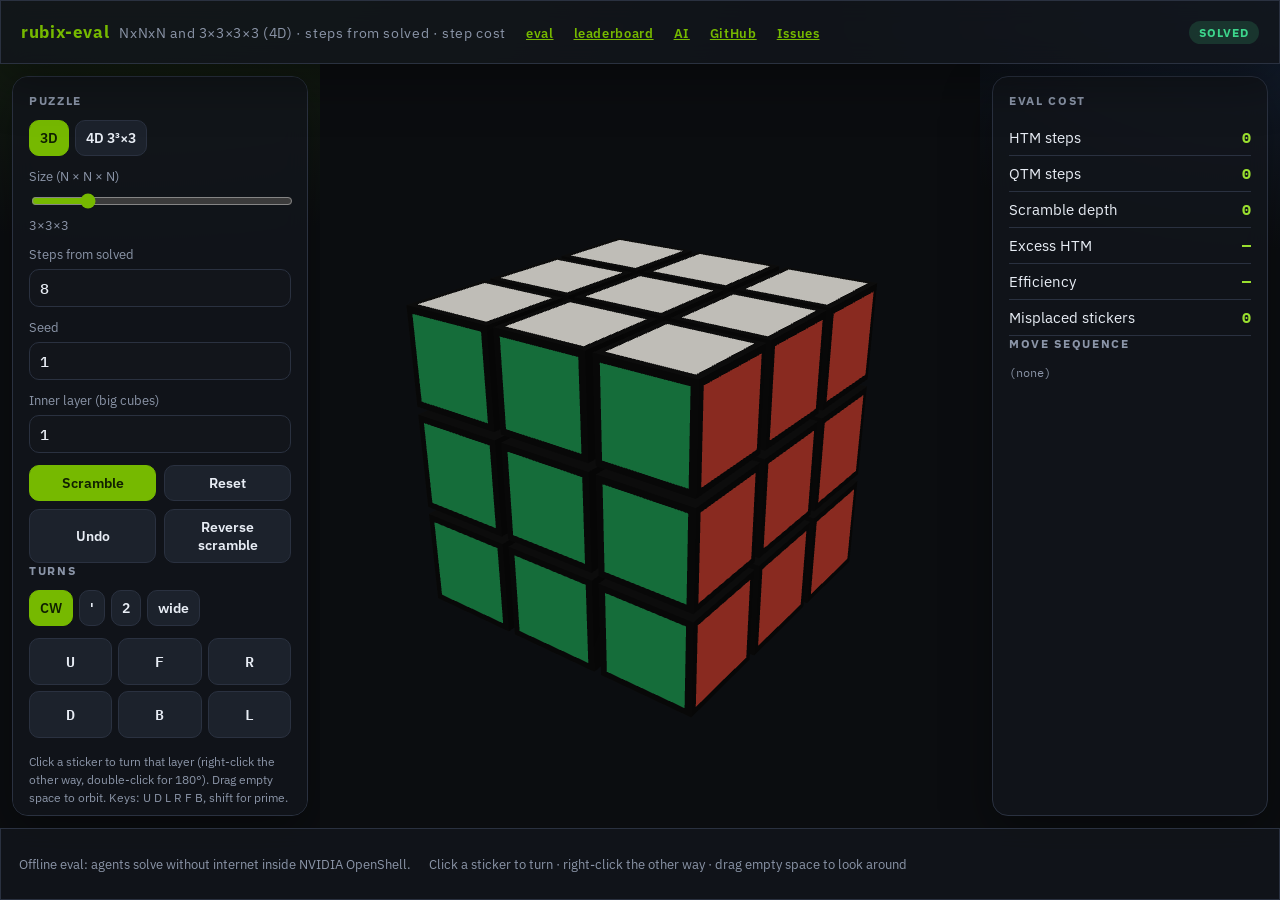
<file: web/index.html>
<!DOCTYPE html>
<html lang="en">
  <head>
    <meta charset="utf-8" />
    <meta name="viewport" content="width=device-width, initial-scale=1" />
    <title>rubix-eval — interactive NxNxN cube</title>
    <link rel="icon" href="/favicon.svg" type="image/svg+xml" />
    <link rel="icon" href="/favicon.ico" sizes="32x32" />
    <link rel="preconnect" href="https://fonts.googleapis.com" />
    <link rel="preconnect" href="https://fonts.gstatic.com" crossorigin />
    <link href="https://fonts.googleapis.com/css2?family=IBM+Plex+Mono:wght@400;500&family=IBM+Plex+Sans:wght@400;500;600&display=swap" rel="stylesheet" />
    <link rel="stylesheet" href="./css/app.css" />
    <script type="importmap">
      { "imports": { "three": "./vendor/three.module.js" } }
    </script>
  </head>
  <body>
    <div class="app">
      <header class="topbar">
        <div class="brand">
          <b>rubix-eval</b>
          <span>NxNxN and 3×3×3×3 (4D) · steps from solved · step cost</span>
          <a href="/eval">eval</a>
          <a href="/leaderboard">leaderboard</a>
          <a href="/ai">AI</a>
          <a href="https://github.com/007vasy/rubix-eval">GitHub</a>
          <a href="https://github.com/007vasy/rubix-eval/issues">Issues</a>
        </div>
        <div id="badge" class="badge solved">solved</div>
      </header>

      <aside class="sidebar">
        <h2>Puzzle</h2>
        <div class="mods" style="margin-bottom: 12px">
          <button id="mode3d" aria-pressed="true">3D</button>
          <button id="mode4d" aria-pressed="false">4D 3³×3</button>
        </div>
        <label id="sizeRow">
          Size (N × N × N)
          <input id="size" type="range" min="2" max="7" value="3" />
          <span id="sizeLabel">3×3×3</span>
        </label>
        <label>
          Steps from solved
          <input id="depth" type="number" min="0" max="200" value="8" />
        </label>
        <label>
          Seed
          <input id="seed" type="number" min="0" value="1" />
        </label>
        <label id="layerRow">
          Inner layer (big cubes)
          <input id="layer" type="number" min="1" max="6" value="1" />
        </label>
        <div class="row">
          <button class="primary" id="scramble">Scramble</button>
          <button id="reset">Reset</button>
        </div>
        <div class="row" style="margin-top: 8px">
          <button id="undo">Undo</button>
          <button id="solve">Reverse scramble</button>
        </div>

        <h2>Turns</h2>
        <div class="mods">
          <button id="modCw" aria-pressed="true">CW</button>
          <button id="modPrime" aria-pressed="false">'</button>
          <button id="mod2" aria-pressed="false">2</button>
          <button id="modWide" aria-pressed="false">wide</button>
        </div>
        <div class="pad" id="pad3d">
          <button data-face="U">U</button>
          <button data-face="F">F</button>
          <button data-face="R">R</button>
          <button data-face="D">D</button>
          <button data-face="B">B</button>
          <button data-face="L">L</button>
        </div>
        <div id="pad4d" hidden>
          <label>
            Twist cell
            <select id="hyperCell">
              <option>R</option><option>L</option><option>U</option><option>D</option>
              <option>F</option><option>B</option><option>I</option><option>O</option>
            </select>
          </label>
          <div class="pad" id="hyperAxes"></div>
        </div>
        <p class="hint" id="hint3d">Click a sticker to turn that layer (right-click the other way, double-click for 180°). Drag empty space to orbit. Keys: U D L R F B, shift for prime.</p>
        <p class="hint" id="hint4d" hidden>Eight cells of a tesseract. Click a sticker face to twist that cell 90°. Right-click the other way, double-click for 180°. Drag empty space to look around. I = inside, O = outside.</p>
      </aside>

      <main class="stage">
        <canvas id="view"></canvas>
      </main>

      <aside class="stats">
        <h2>Eval cost</h2>
        <div class="metric">HTM steps <b id="htm">0</b></div>
        <div class="metric">QTM steps <b id="qtm">0</b></div>
        <div class="metric">Scramble depth <b id="scrambleDepth">0</b></div>
        <div class="metric">Excess HTM <b id="excess">0</b></div>
        <div class="metric">Efficiency <b id="eff">—</b></div>
        <div class="metric">Misplaced stickers <b id="misplaced">0</b></div>
        <h2>Move sequence</h2>
        <div class="history" id="history">(none)</div>
      </aside>

      <footer class="statusbar">
        <span>Offline eval: agents solve without internet inside NVIDIA OpenShell.</span>
        <span>Click a sticker to turn · right-click the other way · drag empty space to look around</span>
      </footer>
    </div>
    <script type="module" src="./js/main.js"></script>
  </body>
</html>
</file>
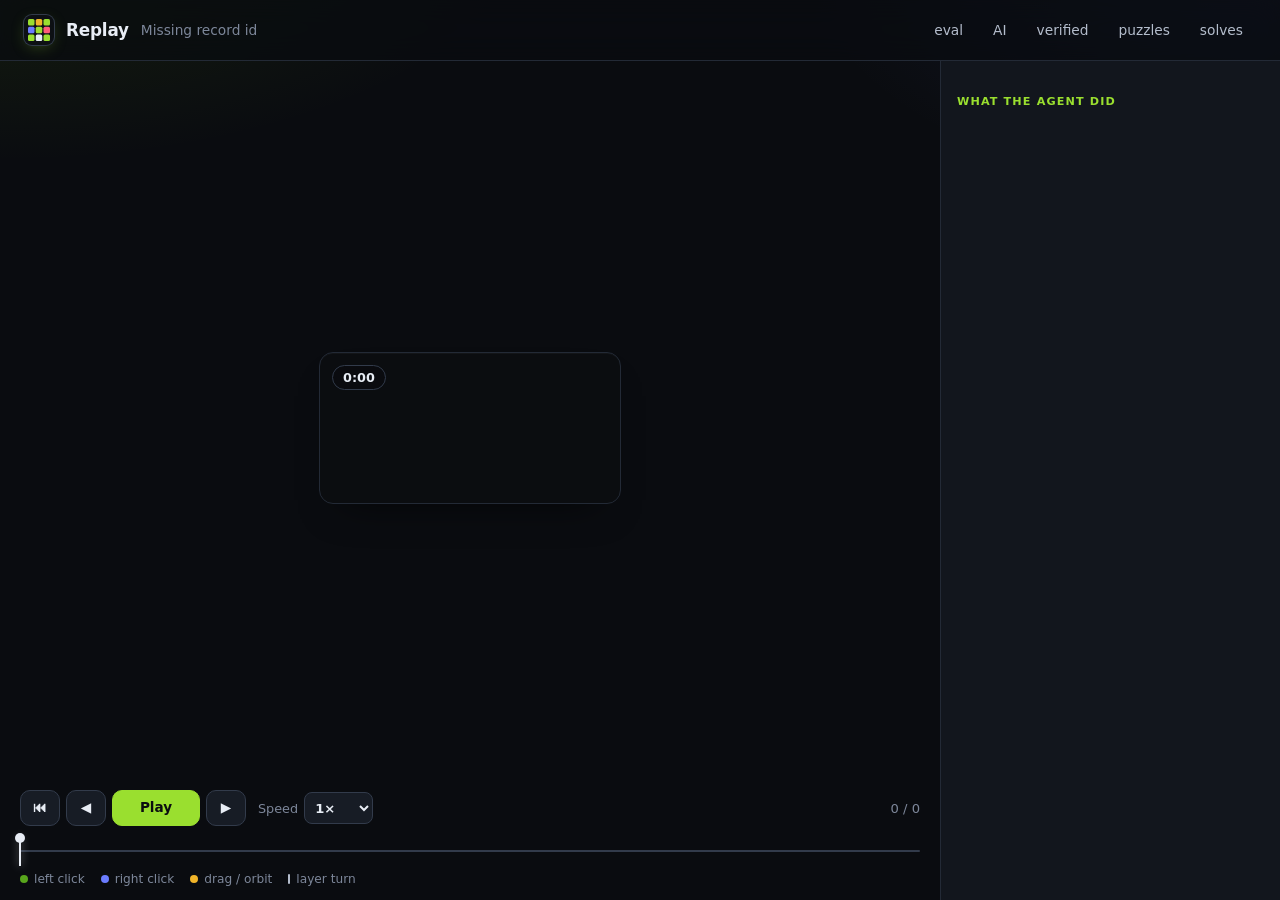
<file: web/replay.html>
<!DOCTYPE html>
<html lang="en">
  <head>
    <meta charset="utf-8" />
    <meta name="viewport" content="width=device-width, initial-scale=1" />
    <title>rubix-eval — replay</title>
    <link rel="icon" href="/favicon.svg" type="image/svg+xml" />
    <link rel="icon" href="/favicon.ico" sizes="32x32" />
    <link rel="stylesheet" href="./css/solves.css" />
    <link rel="stylesheet" href="./css/replay.css" />
    <script type="importmap">
      { "imports": { "three": "./vendor/three.module.js" } }
    </script>
  </head>
  <body class="replay">
    <header>
      <div>
        <b>Replay</b>
        <span id="title">Loading…</span>
      </div>
      <nav>
        <a href="/eval">eval</a>
        <a href="/ai">AI</a>
        <a href="/verified">verified</a>
        <a href="/leaderboard">puzzles</a>
        <a href="/solves">solves</a>
      </nav>
    </header>
    <div class="replay-app">
      <section class="theater">
        <div class="stage-wrap" id="stage-wrap">
          <div class="stage" id="stage">
            <canvas id="view"></canvas>
            <svg class="overlay" id="overlay" aria-hidden="true"></svg>
            <div class="hud">
              <span class="chip" id="clock">0:00</span>
              <span class="chip think" id="think" hidden></span>
            </div>
            <div class="action" id="action" hidden></div>
          </div>
          <p id="nodraw" hidden>This puzzle is not drawn in the viewer. Step through the recorded moves on the right.</p>
        </div>
        <div class="controls">
          <div class="transport">
            <button type="button" id="reset" title="Back to the scramble (Home)">⏮</button>
            <button type="button" id="prev" title="Previous step (←)">◀</button>
            <button type="button" id="play" class="play" title="Play / pause (Space)">Play</button>
            <button type="button" id="next" title="Next step (→)">▶</button>
            <label class="speed">Speed
              <select id="speed">
                <option value="0.5">0.5×</option>
                <option value="1" selected>1×</option>
                <option value="2">2×</option>
                <option value="4">4×</option>
              </select>
            </label>
            <span class="progress" id="progress">0 / 0</span>
          </div>
          <div class="timeline" id="timeline" role="slider" tabindex="0" aria-label="Replay position">
            <div class="tl-track"></div>
            <div class="tl-marks" id="tl-marks"></div>
            <div class="tl-head" id="tl-head"></div>
          </div>
          <div class="tl-legend">
            <span><i class="dot left"></i>left click</span>
            <span><i class="dot right"></i>right click</span>
            <span><i class="dot drag"></i>drag / orbit</span>
            <span><i class="tick"></i>layer turn</span>
            <span class="tl-span" id="tl-span"></span>
          </div>
          <p class="notice" id="notice" hidden></p>
        </div>
      </section>
      <aside id="panel">
        <div class="stats" id="stats"></div>
        <h3>What the agent did</h3>
        <ol id="events"></ol>
      </aside>
    </div>
    <script type="module" src="./js/replay.js"></script>
  </body>
</html>
</file>
<file: web/css/app.css>
:root {
  --bg: #0b0d10;
  --bg-2: #12151b;
  --panel: rgba(18, 21, 27, 0.86);
  --line: #2a3140;
  --text: #e8edf5;
  --muted: #8b95a8;
  --accent: #76b900;
  --accent-2: #9adf2f;
  --danger: #ff5c7a;
  --ok: #3dd68c;
  --shadow: 0 18px 50px rgba(0, 0, 0, 0.35);
  --mono: "IBM Plex Mono", "ui-monospace", monospace;
  --sans: "IBM Plex Sans", "Segoe UI", sans-serif;
}

* { box-sizing: border-box; }
[hidden] { display: none !important; }
html, body { height: 100%; margin: 0; }
body {
  font-family: var(--sans);
  background:
    radial-gradient(1200px 600px at 10% -10%, #1a2a12 0%, transparent 55%),
    radial-gradient(900px 500px at 100% 0%, #142033 0%, transparent 50%),
    var(--bg);
  color: var(--text);
  overflow: hidden;
}

.app {
  display: grid;
  grid-template-columns: 320px 1fr 300px;
  grid-template-rows: 64px 1fr 72px;
  height: 100%;
}

.topbar, .sidebar, .stats, .statusbar {
  background: var(--panel);
  border: 1px solid var(--line);
  backdrop-filter: blur(12px);
}

.topbar {
  grid-column: 1 / -1;
  display: flex;
  align-items: center;
  gap: 18px;
  padding: 0 20px;
  box-shadow: var(--shadow);
  z-index: 2;
}

.brand {
  display: flex;
  align-items: baseline;
  gap: 10px;
  font-weight: 600;
  letter-spacing: 0.04em;
}
.brand b { color: var(--accent); font-size: 1.05rem; }
.brand span { color: var(--muted); font-size: 0.85rem; font-weight: 400; }
.brand a { color: var(--accent); margin-left: 10px; font-size: 0.82rem; }

.stage {
  position: relative;
  min-width: 0;
  min-height: 0;
}
#view {
  width: 100%;
  height: 100%;
  display: block;
  cursor: grab;
}
#view:active { cursor: grabbing; }

.sidebar, .stats {
  margin: 12px;
  border-radius: 16px;
  padding: 16px;
  overflow: auto;
  box-shadow: var(--shadow);
}

h2 {
  margin: 0 0 12px;
  font-size: 0.74rem;
  text-transform: uppercase;
  letter-spacing: 0.14em;
  color: var(--muted);
}

label {
  display: flex;
  flex-direction: column;
  gap: 6px;
  font-size: 0.8rem;
  color: var(--muted);
  margin-bottom: 12px;
}

input[type="number"], select, input[type="text"] {
  background: var(--bg-2);
  color: var(--text);
  border: 1px solid var(--line);
  border-radius: 10px;
  padding: 8px 10px;
  font: 500 0.95rem var(--mono);
}

input[type="range"] { width: 100%; accent-color: var(--accent); }

.row { display: flex; gap: 8px; }
.row > * { flex: 1; }

button {
  background: #1c222c;
  color: var(--text);
  border: 1px solid var(--line);
  border-radius: 10px;
  padding: 8px 10px;
  font: 600 0.85rem var(--sans);
  cursor: pointer;
}
button:hover { border-color: var(--accent); color: var(--accent-2); }
button.primary { background: var(--accent); color: #102000; border-color: var(--accent); }
button.primary:hover { filter: brightness(1.08); color: #102000; }
button.ghost { background: transparent; }

.pad {
  display: grid;
  grid-template-columns: repeat(3, 1fr);
  gap: 6px;
  margin: 10px 0 14px;
}
.pad button { font-family: var(--mono); font-size: 0.95rem; padding: 10px 0; }

.mods { display: flex; gap: 6px; margin-bottom: 12px; }
.mods button[aria-pressed="true"] {
  background: var(--accent);
  color: #102000;
  border-color: var(--accent);
}

.history {
  font-family: var(--mono);
  font-size: 0.78rem;
  line-height: 1.45;
  color: var(--muted);
  min-height: 4.5em;
  white-space: pre-wrap;
  word-break: break-word;
}

.metric {
  display: flex;
  justify-content: space-between;
  padding: 8px 0;
  border-bottom: 1px solid var(--line);
  font-size: 0.92rem;
}
.metric b { font-family: var(--mono); color: var(--accent-2); }
.metric .warn { color: var(--danger); }
.metric .ok { color: var(--ok); }

.badge {
  margin-left: auto;
  padding: 4px 10px;
  border-radius: 999px;
  font-size: 0.75rem;
  font-weight: 700;
  letter-spacing: 0.08em;
  text-transform: uppercase;
}
.badge.solved { background: rgba(61, 214, 140, 0.16); color: var(--ok); }
.badge.scrambled { background: rgba(255, 92, 122, 0.12); color: var(--danger); }

.hint { color: var(--muted); font-size: 0.78rem; line-height: 1.45; }

.statusbar {
  grid-column: 1 / -1;
  display: flex;
  align-items: center;
  gap: 18px;
  padding: 0 18px;
  font-size: 0.82rem;
  color: var(--muted);
}
.statusbar kbd {
  font-family: var(--mono);
  background: #1c222c;
  border: 1px solid var(--line);
  border-radius: 6px;
  padding: 1px 6px;
  color: var(--text);
}

@media (max-width: 960px) {
  .app {
    grid-template-columns: 1fr;
    grid-template-rows: 56px 1fr auto auto 64px;
  }
  .sidebar, .stats { margin: 8px; max-height: 240px; }
}
</file>
<file: web/css/solves.css>
/* Shared look for the secondary pages (leaderboard, AI, verified, solves). */
:root {
  color-scheme: dark;
  --bg: #0a0c10;
  --surface: #12161d;
  --surface-2: #171c25;
  --line: #232a36;
  --line-strong: #323b4b;
  --grid: #1e2530;
  --text: #e8edf5;
  --text-2: #b4bdcc;
  --muted: #7d879a;
  --accent: #76b900;
  --accent-2: #9adf2f;
  --ok: #3dd68c;
  --danger: #ff5c7a;
  /* Chart series — validated for CVD separation on --surface. */
  --series-alg: #58a51c;
  --series-ai: #6b7cff;
  --series-human: #f0b429;
  --radius: 14px;
  --shadow: 0 1px 0 rgba(255, 255, 255, 0.03) inset, 0 20px 40px -24px rgba(0, 0, 0, 0.7);
  --sans: "Inter", "IBM Plex Sans", "Segoe UI", system-ui, sans-serif;
  --mono: "IBM Plex Mono", ui-monospace, "SFMono-Regular", monospace;
}

* { box-sizing: border-box; }
[hidden] { display: none !important; }

html, body {
  margin: 0;
  min-height: 100%;
  background: var(--bg);
  color: var(--text);
  font-family: var(--sans);
  -webkit-font-smoothing: antialiased;
}
body {
  display: flex;
  flex-direction: column;
  min-height: 100vh;
  background:
    radial-gradient(900px 420px at 0% -10%, rgba(118, 185, 0, 0.13), transparent 60%),
    radial-gradient(800px 420px at 100% -5%, rgba(107, 124, 255, 0.12), transparent 60%),
    var(--bg);
  background-attachment: fixed;
}

header {
  position: sticky;
  top: 0;
  z-index: 10;
  display: flex;
  justify-content: space-between;
  align-items: center;
  flex-wrap: wrap;
  gap: 12px;
  padding: 14px 24px;
  border-bottom: 1px solid var(--line);
  background: rgba(10, 12, 16, 0.78);
  backdrop-filter: blur(14px) saturate(140%);
}
header > div {
  display: flex;
  align-items: center;
  flex-wrap: wrap;
  gap: 4px 12px;
  min-width: 0;
}
/* Brand mark: a tiny 3×3 face, drawn once in CSS so every page gets it. */
header > div::before {
  content: "";
  flex: none;
  width: 30px;
  height: 30px;
  border-radius: 8px;
  background:
    url("data:image/svg+xml,%3Csvg xmlns='http://www.w3.org/2000/svg' viewBox='0 0 30 30'%3E%3Cg%3E%3Crect x='4' y='4' width='6.5' height='6.5' rx='1.5' fill='%239adf2f'/%3E%3Crect x='11.75' y='4' width='6.5' height='6.5' rx='1.5' fill='%23f0b429'/%3E%3Crect x='19.5' y='4' width='6.5' height='6.5' rx='1.5' fill='%239adf2f'/%3E%3Crect x='4' y='11.75' width='6.5' height='6.5' rx='1.5' fill='%236b7cff'/%3E%3Crect x='11.75' y='11.75' width='6.5' height='6.5' rx='1.5' fill='%239adf2f'/%3E%3Crect x='19.5' y='11.75' width='6.5' height='6.5' rx='1.5' fill='%23ff5c7a'/%3E%3Crect x='4' y='19.5' width='6.5' height='6.5' rx='1.5' fill='%239adf2f'/%3E%3Crect x='11.75' y='19.5' width='6.5' height='6.5' rx='1.5' fill='%23e8edf5'/%3E%3Crect x='19.5' y='19.5' width='6.5' height='6.5' rx='1.5' fill='%239adf2f'/%3E%3C/g%3E%3C/svg%3E")
      center / 100% no-repeat,
    #0d1014;
  box-shadow: 0 0 0 1px var(--line-strong), 0 4px 16px -4px rgba(154, 223, 47, 0.35);
}
header b {
  color: var(--text);
  font-size: 1.05rem;
  font-weight: 700;
  letter-spacing: -0.01em;
}
header span { color: var(--muted); font-size: 0.86rem; }
header nav { display: flex; flex-wrap: wrap; gap: 4px; }
header a, header nav a {
  color: var(--text-2);
  text-decoration: none;
  border: 1px solid transparent;
  padding: 7px 12px;
  border-radius: 999px;
  font-size: 0.86rem;
  font-weight: 500;
  transition: background 0.15s, color 0.15s, border-color 0.15s;
}
header nav a:hover {
  color: var(--text);
  background: rgba(255, 255, 255, 0.05);
  border-color: var(--line);
}
header nav a[aria-current="page"] {
  color: #0b0d10;
  background: var(--accent-2);
  border-color: var(--accent-2);
  font-weight: 700;
}

main {
  flex: 1;
  width: 100%;
  max-width: 1240px;
  margin: 0 auto;
  padding: 28px 24px 56px;
}
main > p { color: var(--text-2); line-height: 1.6; max-width: 80ch; }
main a { color: var(--accent-2); text-decoration-color: rgba(154, 223, 47, 0.4); text-underline-offset: 3px; }
#empty {
  color: var(--muted);
  padding: 28px;
  border: 1px dashed var(--line-strong);
  border-radius: var(--radius);
  text-align: center;
}

table {
  width: 100%;
  border-collapse: collapse;
  font-size: 0.9rem;
  font-variant-numeric: tabular-nums;
}
th, td {
  text-align: left;
  padding: 10px 10px;
  border-bottom: 1px solid var(--line);
}
tbody tr { transition: background 0.12s; }
tbody tr:hover td { background: rgba(255, 255, 255, 0.025); }
tbody tr:last-child td { border-bottom: 0; }
th {
  color: var(--muted);
  font-weight: 600;
  letter-spacing: 0.06em;
  font-size: 0.7rem;
  text-transform: uppercase;
  border-bottom-color: var(--line-strong);
}
button.row {
  background: transparent;
  color: var(--accent-2);
  border: 1px solid var(--line);
  border-radius: 999px;
  padding: 3px 10px;
  cursor: pointer;
  font: inherit;
  font-size: 0.82rem;
}
button.row:hover { border-color: var(--accent); }
button.row.ok { color: var(--ok); }
button.row.bad { color: var(--danger); }
#detail {
  margin-top: 24px;
  padding: 18px 20px;
  border: 1px solid var(--line);
  border-radius: var(--radius);
  background: var(--surface);
  box-shadow: var(--shadow);
}
#detail pre {
  white-space: pre-wrap;
  font: 0.82rem/1.45 var(--mono);
  color: #d5dbe6;
}
#detail h2 { margin: 0 0 8px; font-size: 1rem; }
.algs { display: grid; gap: 8px; margin: 12px 0; }
.alg {
  display: flex;
  flex-wrap: wrap;
  gap: 8px 16px;
  padding: 10px 12px;
  border: 1px solid var(--line);
  border-radius: 10px;
  background: var(--surface-2);
}
code {
  color: var(--accent-2);
  font-family: var(--mono);
  font-size: 0.9em;
  padding: 1px 5px;
  border-radius: 5px;
  background: rgba(154, 223, 47, 0.08);
}
footer.site {
  padding: 18px 24px 28px;
  color: var(--muted);
  font-size: 0.82rem;
  border-top: 1px solid var(--line);
  text-align: center;
}
footer.site a { color: var(--accent-2); text-decoration: none; }
footer.site a:hover { text-decoration: underline; }

@media (max-width: 640px) {
  header { position: static; padding: 12px 16px; }
  main { padding: 20px 16px 40px; }
}
</file>
<file: web/css/replay.css>
/* Replay: theater (stage + controls) on the left, event log on the right. */
body.replay {
  height: 100vh;
  overflow: hidden;
}
body.replay header { position: relative; }

.replay-app {
  flex: 1;
  min-height: 0;
  display: grid;
  grid-template-columns: 1fr 340px;
}

.theater {
  min-width: 0;
  min-height: 0;
  display: flex;
  flex-direction: column;
  padding: 16px 20px 14px;
  gap: 12px;
}
.stage-wrap {
  position: relative;
  flex: 1;
  min-height: 0;
  display: flex;
  align-items: center;
  justify-content: center;
}
.stage {
  position: relative;
  overflow: hidden;
  border: 1px solid var(--line);
  border-radius: var(--radius);
  background: #0b0d10;
  box-shadow: var(--shadow);
}
.stage #view {
  display: block;
  width: 100%;
  height: 100%;
  cursor: grab;
  touch-action: none;
}
.overlay {
  position: absolute;
  inset: 0;
  width: 100%;
  height: 100%;
  pointer-events: none;
  overflow: visible;
}
.overlay .pointer path {
  fill: #fff;
  stroke: #0b0d10;
  stroke-width: 1.4;
  stroke-linejoin: round;
  filter: drop-shadow(0 2px 3px rgba(0, 0, 0, 0.6));
}
.overlay .hit { fill: var(--series-alg); stroke: #0b0d10; stroke-width: 2; }
.overlay .hit.right { fill: var(--series-ai); }
.overlay .hit.drag { fill: var(--series-human); }
.overlay .ripple {
  fill: none;
  stroke: var(--accent-2);
  stroke-width: 3;
  opacity: 0;
  transform-box: fill-box;
  transform-origin: center;
}
.overlay .ripple.right { stroke: var(--series-ai); }
.overlay .ripple.drag { stroke: var(--series-human); }
.overlay .ripple.go { animation: ripple 0.6s ease-out both; }
.overlay .ripple.go.late { animation-delay: 0.18s; }
@keyframes ripple {
  from { transform: scale(0.2); opacity: 1; }
  to { transform: scale(1.4); opacity: 0; }
}
.overlay .trail {
  stroke: var(--series-human);
  stroke-width: 3;
  stroke-linecap: round;
  stroke-dasharray: 2 7;
  opacity: 0.85;
}
.overlay .trail-start { fill: none; stroke: var(--series-human); stroke-width: 2; }

.hud {
  position: absolute;
  top: 12px;
  left: 12px;
  display: flex;
  gap: 6px;
  pointer-events: none;
}
.chip {
  padding: 4px 10px;
  border-radius: 999px;
  border: 1px solid var(--line-strong);
  background: rgba(10, 12, 16, 0.8);
  backdrop-filter: blur(6px);
  font: 600 0.8rem/1.2 var(--sans);
  font-variant-numeric: tabular-nums;
  color: var(--text);
}
.chip.think { color: var(--series-human); border-color: rgba(240, 180, 41, 0.4); }
.action {
  position: absolute;
  left: 50%;
  bottom: 14px;
  transform: translateX(-50%);
  padding: 7px 14px;
  border-radius: 999px;
  border: 1px solid var(--line-strong);
  background: rgba(10, 12, 16, 0.85);
  backdrop-filter: blur(6px);
  font-size: 0.88rem;
  white-space: nowrap;
  pointer-events: none;
  box-shadow: inset 3px 0 0 var(--accent-2);
}
.action.right { box-shadow: inset 3px 0 0 var(--series-ai); }
.action.drag { box-shadow: inset 3px 0 0 var(--series-human); }
.action.move { box-shadow: inset 3px 0 0 var(--text-2); }
.action b { font-family: var(--mono); color: var(--accent-2); }

#nodraw {
  color: var(--muted);
  padding: 24px;
  text-align: center;
}

/* ---------- Controls ---------- */
.controls { flex: none; }
.transport {
  display: flex;
  align-items: center;
  flex-wrap: wrap;
  gap: 6px;
  margin-bottom: 10px;
}
.transport button {
  min-width: 40px;
  height: 36px;
  padding: 0 12px;
  border: 1px solid var(--line-strong);
  border-radius: 10px;
  background: var(--surface-2);
  color: var(--text);
  font: 600 0.85rem/1 var(--sans);
  cursor: pointer;
}
.transport button:hover { border-color: var(--accent); }
.transport button.play {
  min-width: 88px;
  background: var(--accent-2);
  border-color: var(--accent-2);
  color: #0b0d10;
}
.transport button.play.on { background: transparent; color: var(--accent-2); }
.speed {
  display: inline-flex;
  align-items: center;
  gap: 6px;
  margin-left: 6px;
  color: var(--muted);
  font-size: 0.8rem;
}
.speed select {
  height: 32px;
  border: 1px solid var(--line-strong);
  border-radius: 8px;
  background: var(--surface-2);
  color: var(--text);
  font: 600 0.82rem var(--sans);
  padding: 0 6px;
}
.progress {
  margin-left: auto;
  color: var(--muted);
  font-size: 0.82rem;
  font-variant-numeric: tabular-nums;
}

.timeline {
  position: relative;
  height: 30px;
  cursor: pointer;
  touch-action: none;
  outline: none;
}
.timeline:focus-visible { box-shadow: 0 0 0 2px var(--accent); border-radius: 6px; }
.tl-track {
  position: absolute;
  left: 0;
  right: 0;
  top: 14px;
  height: 2px;
  border-radius: 1px;
  background: var(--line-strong);
}
.tl-marks { position: absolute; inset: 0; }
.tl-marks i { position: absolute; transform: translateX(-50%); }
.tl-marks .tick { top: 7px; }
.tl-marks .dot { top: 11px; }
.tl-head {
  position: absolute;
  top: 0;
  bottom: 0;
  width: 2px;
  margin-left: -1px;
  background: var(--text);
  box-shadow: 0 0 8px rgba(255, 255, 255, 0.5);
  transition: left 0.15s linear;
}
.tl-head::before {
  content: "";
  position: absolute;
  top: -3px;
  left: -4px;
  width: 10px;
  height: 10px;
  border-radius: 50%;
  background: var(--text);
}
.tl-legend {
  display: flex;
  flex-wrap: wrap;
  align-items: center;
  gap: 4px 16px;
  margin-top: 6px;
  color: var(--muted);
  font-size: 0.76rem;
}
.tl-legend span { display: inline-flex; align-items: center; gap: 6px; }
.tl-span { margin-left: auto; }
.notice {
  margin: 10px 0 0;
  padding: 8px 12px;
  border: 1px solid rgba(240, 180, 41, 0.3);
  border-radius: 10px;
  background: rgba(240, 180, 41, 0.06);
  color: var(--text-2);
  font-size: 0.8rem;
  line-height: 1.5;
}

/* Marks shared by the timeline, legend and event log. */
i.dot {
  display: inline-block;
  width: 8px;
  height: 8px;
  border-radius: 50%;
  background: var(--series-alg);
}
i.dot.right { background: var(--series-ai); }
i.dot.drag { background: var(--series-human); }
i.tick {
  display: inline-block;
  width: 2px;
  height: 16px;
  border-radius: 1px;
  background: var(--text-2);
}
.tl-legend i.tick { height: 10px; }

/* ---------- Side panel ---------- */
#panel {
  min-height: 0;
  overflow: auto;
  padding: 16px 16px 24px;
  border-left: 1px solid var(--line);
  background: var(--surface);
}
.stats {
  display: grid;
  grid-template-columns: 1fr 1fr;
  gap: 8px;
  margin-bottom: 8px;
}
.stat {
  padding: 8px 10px;
  border: 1px solid var(--line);
  border-radius: 10px;
  background: var(--surface-2);
}
.stat b {
  display: block;
  color: var(--muted);
  font-size: 0.66rem;
  letter-spacing: 0.08em;
  text-transform: uppercase;
}
.stat span { font-weight: 700; font-variant-numeric: tabular-nums; }
.stat em { font-style: normal; }
.stat em.ok { color: var(--ok); }
.stat em.bad { color: var(--danger); }
#panel h3 {
  margin: 18px 0 8px;
  font-size: 0.7rem;
  letter-spacing: 0.1em;
  text-transform: uppercase;
  color: var(--accent-2);
}
#events {
  margin: 0;
  padding: 0;
  list-style: none;
}
#events li {
  display: flex;
  align-items: center;
  gap: 10px;
  padding: 5px 8px;
  border-radius: 8px;
  font-size: 0.82rem;
  color: var(--text-2);
  cursor: pointer;
}
#events li:hover { background: rgba(255, 255, 255, 0.04); }
#events li i.tick { height: 12px; margin: 0 3px; }
#events li b { font-family: var(--mono); color: var(--text); }
#events li time { margin-left: auto; color: var(--muted); font-size: 0.74rem; font-variant-numeric: tabular-nums; }
#events li.done { opacity: 0.55; }
#events li.current {
  opacity: 1;
  background: rgba(154, 223, 47, 0.1);
  color: var(--text);
  box-shadow: inset 2px 0 0 var(--accent-2);
}

@media (max-width: 860px) {
  body.replay { height: auto; overflow: auto; }
  .replay-app { grid-template-columns: 1fr; }
  .theater { height: 72vh; padding: 12px; }
  #panel { border-left: 0; border-top: 1px solid var(--line); max-height: 60vh; }
}
@media (prefers-reduced-motion: reduce) {
  .overlay .ripple.go { animation: none; }
  .tl-head { transition: none; }
}
</file>
